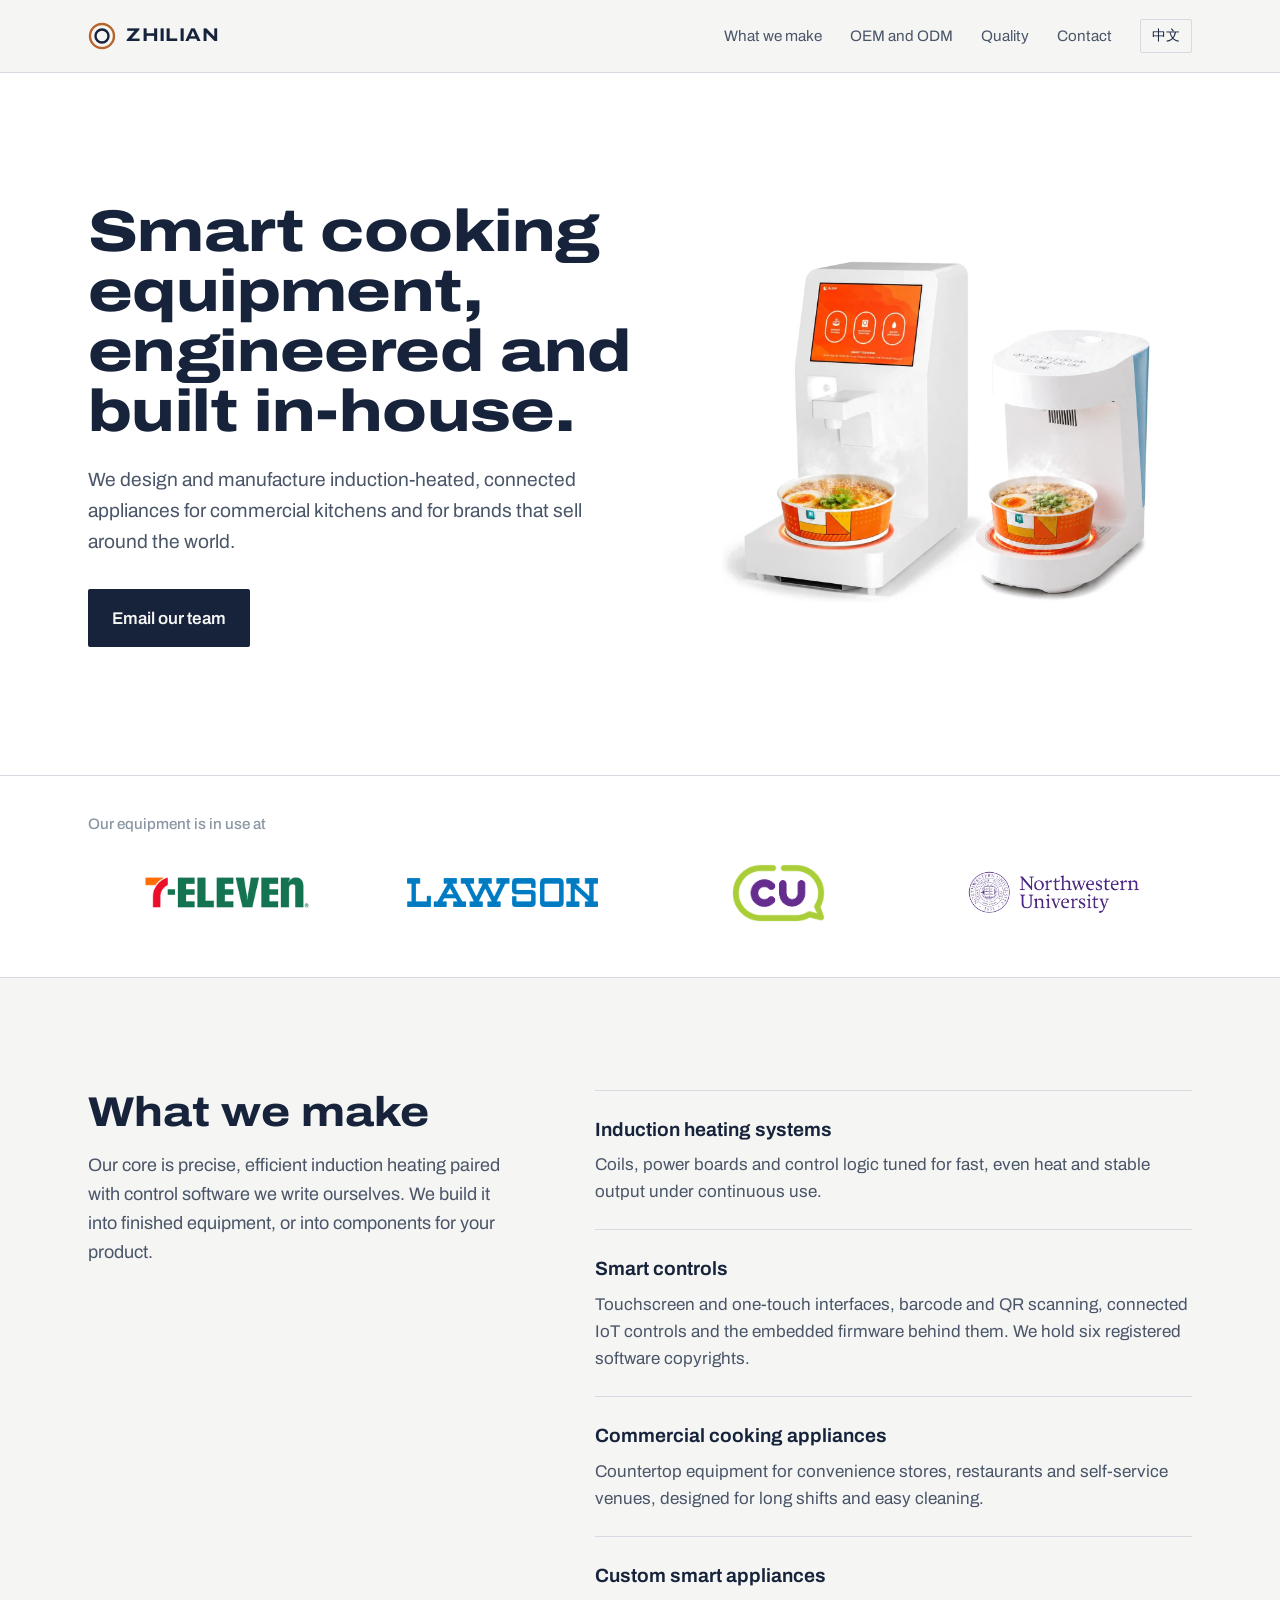
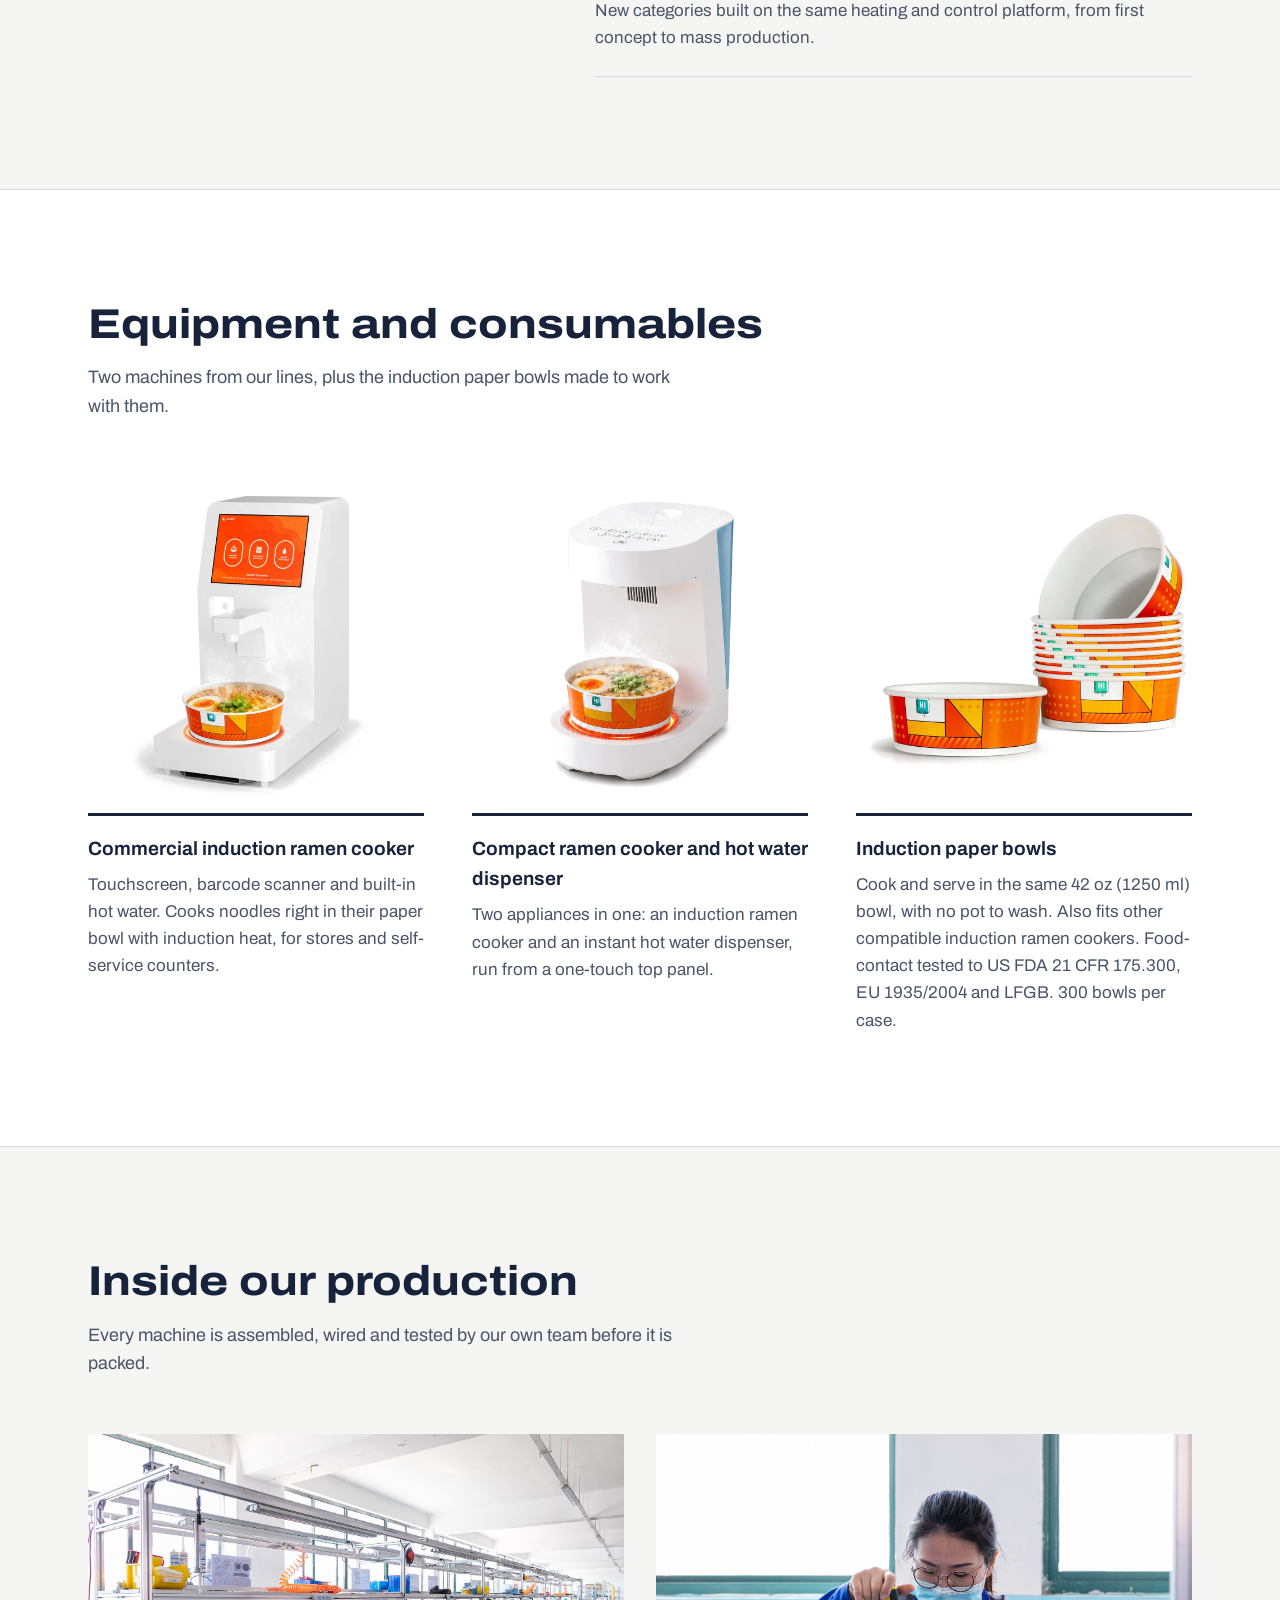
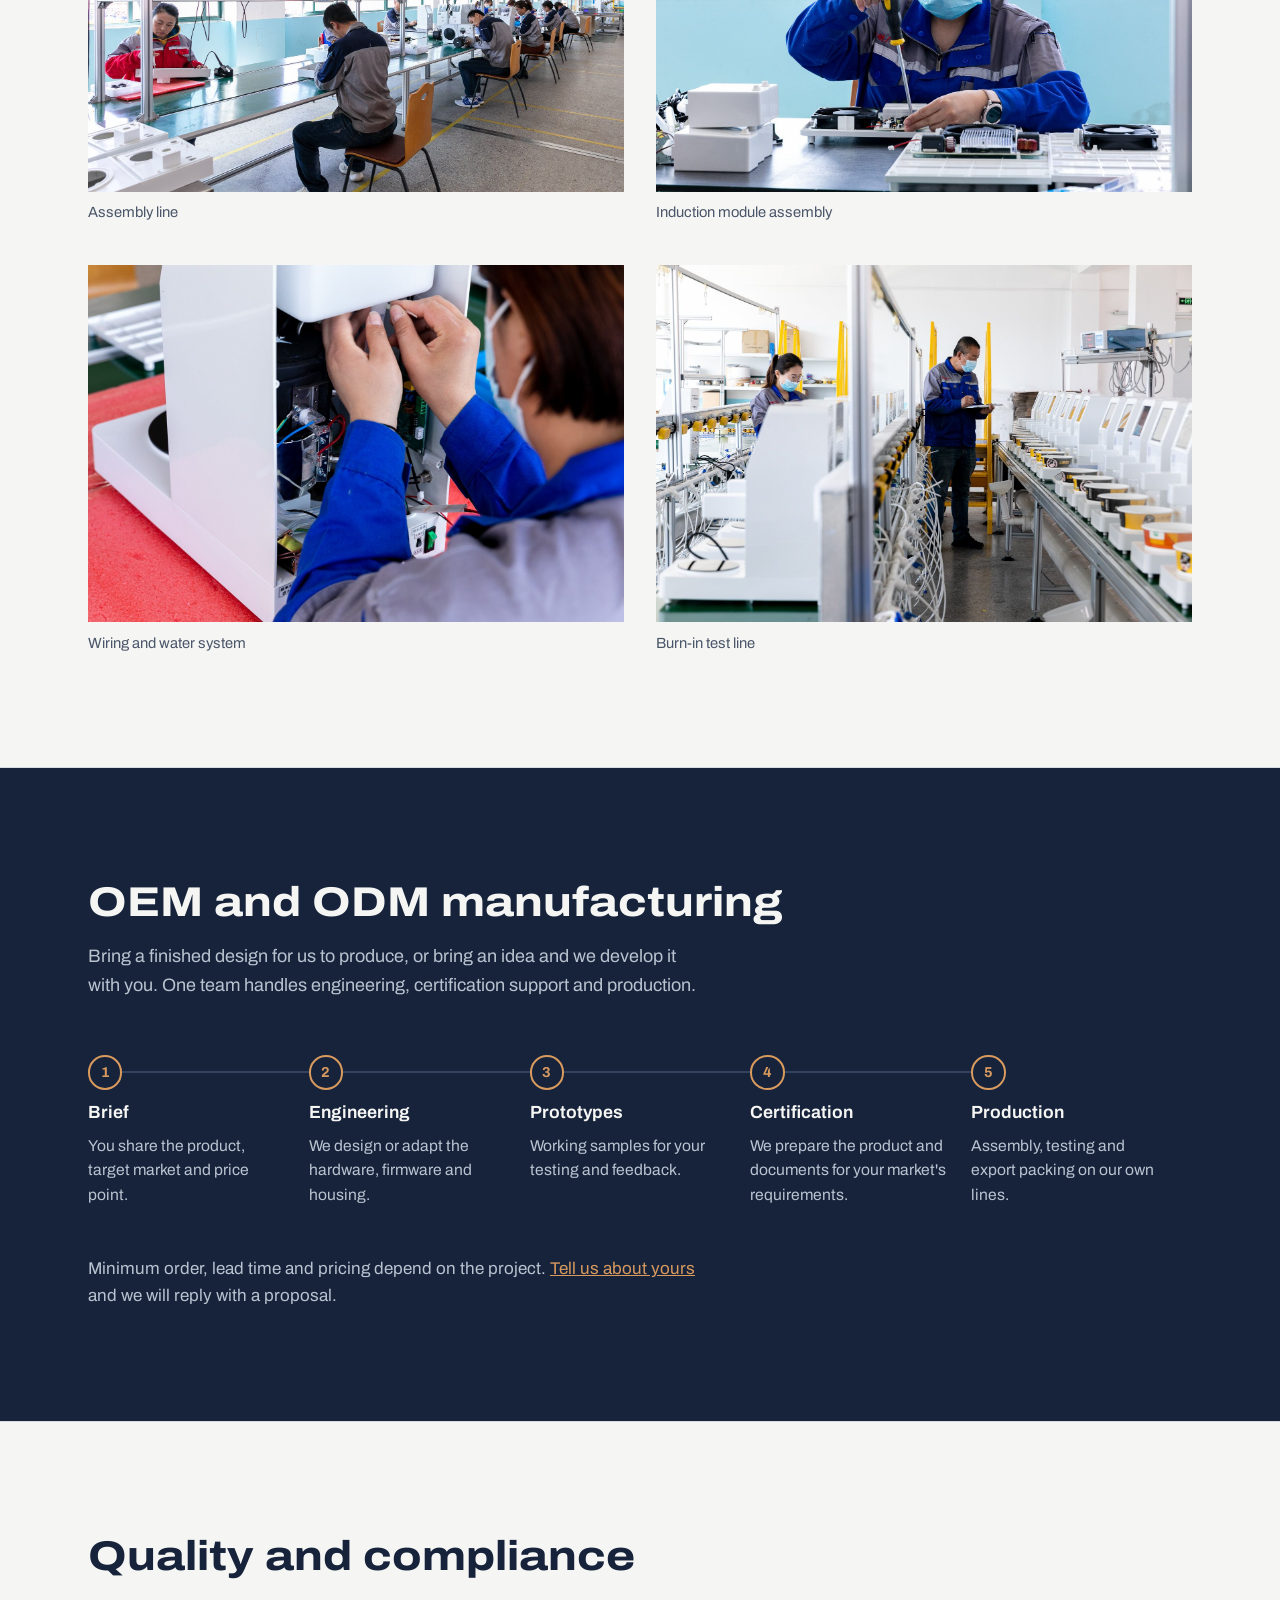
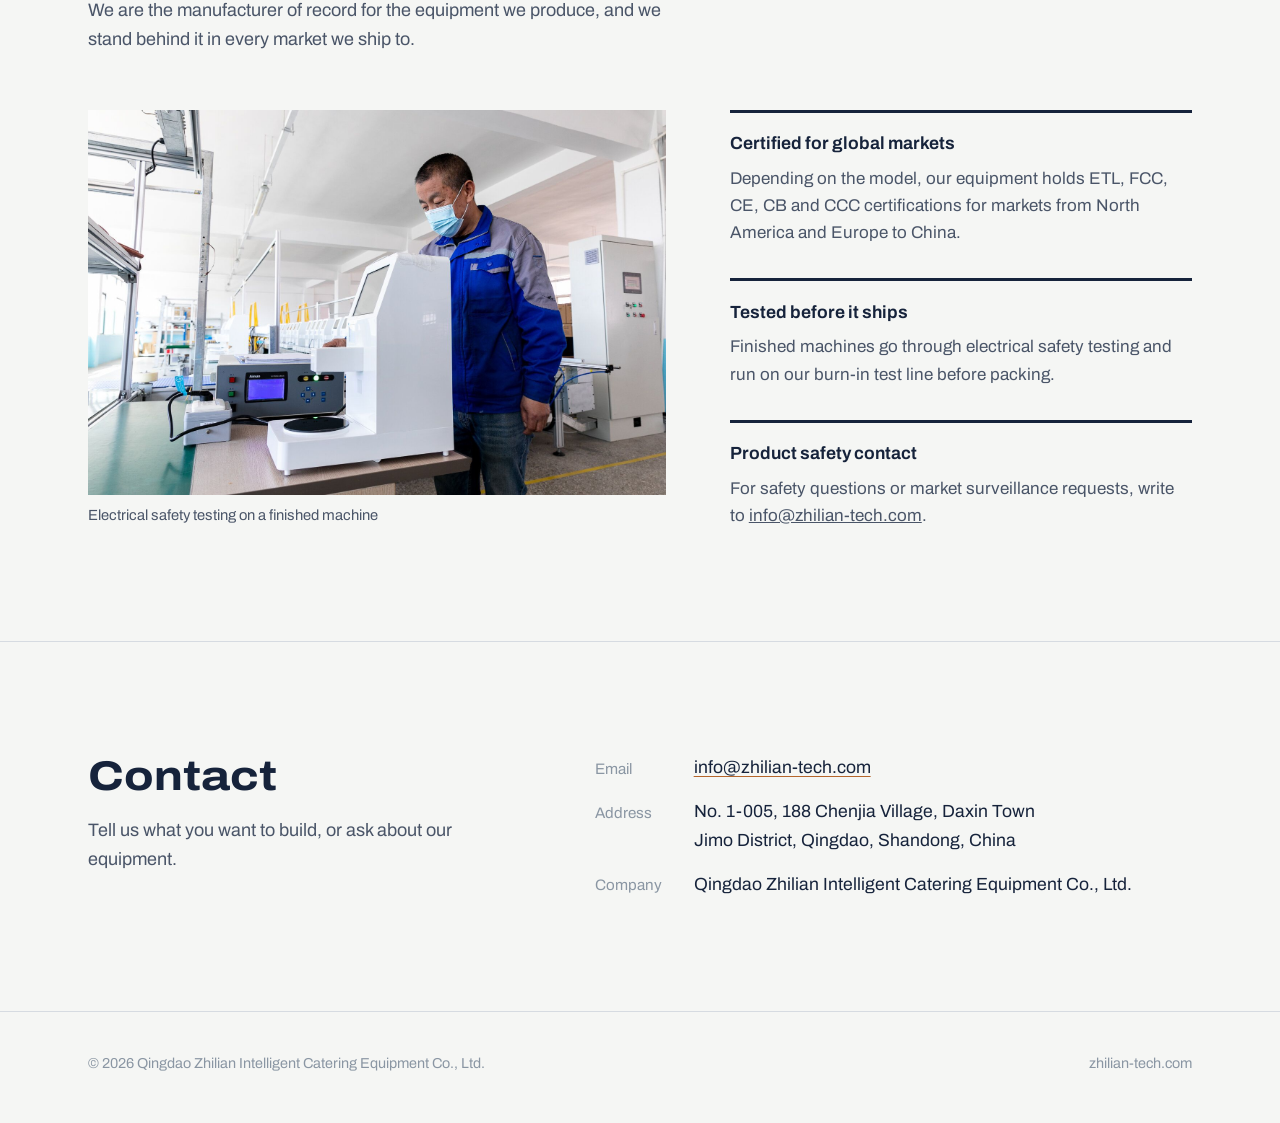
<file: index.html>
<!DOCTYPE html>
<html lang="en">
<head>
<meta charset="utf-8">
<meta name="viewport" content="width=device-width, initial-scale=1">
<title>Zhilian | Smart cooking equipment manufacturer, OEM and ODM</title>
<meta name="description" content="Zhilian designs and manufactures induction-heated, connected cooking equipment, with OEM and ODM production for brands worldwide.">
<link rel="alternate" hreflang="en" href="https://zhilian-tech.com/">
<link rel="alternate" hreflang="zh-CN" href="https://zhilian-tech.com/zh/">
<link rel="alternate" hreflang="x-default" href="https://zhilian-tech.com/">
<link rel="icon" href="assets/favicon.svg" type="image/svg+xml">
<link rel="preload" href="assets/archivo-latin-wdth-normal.woff2" as="font" type="font/woff2" crossorigin>
<style>
@font-face{
  font-family:"Archivo";
  src:url("assets/archivo-latin-wdth-normal.woff2") format("woff2");
  font-weight:100 900; font-stretch:62% 125%; font-display:swap;
}
:root{
  --paper:#F5F6F4;
  --ink:#16233B;
  --ink-soft:#4A5568;
  --steel:#8A96A3;
  --line:#D6DBE1;
  --copper:#B5652B;
  --copper-light:#D99A5E;
  --measure:38rem;
}
*{box-sizing:border-box}
html{-webkit-text-size-adjust:100%}
body{
  margin:0; background:var(--paper); color:var(--ink);
  font-family:"Archivo",system-ui,sans-serif; font-size:1.0625rem; line-height:1.6;
  font-stretch:100%;
}
a{color:inherit}
a:focus-visible,button:focus-visible{outline:3px solid var(--copper); outline-offset:3px}
.wrap{max-width:72rem; margin:0 auto; padding:0 1.5rem}

/* header */
.site-head{border-bottom:1px solid var(--line)}
.site-head .wrap{display:flex; align-items:center; justify-content:space-between; gap:1rem; min-height:4.5rem}
.mark{display:flex; align-items:center; gap:.65rem; text-decoration:none; font-weight:700; font-stretch:118%; font-size:1.15rem; letter-spacing:.02em}
.mark svg{width:28px; height:28px}
.nav{display:flex; gap:1.75rem; font-size:.95rem}
.nav a{text-decoration:none; color:var(--ink-soft)}
.nav a:hover{color:var(--ink)}
@media (max-width:720px){ .nav{display:none} }

/* hero */
.hero{position:relative; overflow:hidden; border-bottom:1px solid var(--line)}
.hero .wrap{display:grid; grid-template-columns:minmax(0,1.1fr) minmax(0,1fr); align-items:center; gap:2rem; min-height:clamp(30rem,78vh,44rem); padding-top:3rem; padding-bottom:3rem}
.hero h1{
  margin:0 0 1.5rem; font-weight:800; font-stretch:122%;
  font-size:clamp(2.4rem,4.6vw,3.7rem); line-height:1.02; letter-spacing:-.01em;
}
.hero p{margin:0 0 2rem; max-width:31rem; font-size:1.2rem; color:var(--ink-soft)}
.btn{
  display:inline-block; padding:.95rem 1.5rem; background:var(--ink); color:var(--paper);
  text-decoration:none; font-weight:600; border-radius:2px;
}
.btn:hover{background:#0F1A2E}
.hero{background:#fff}
.hero-img{display:block; width:100%; max-width:40rem; height:auto; aspect-ratio:4/3; object-fit:contain; justify-self:end}
@media (max-width:820px){
  .hero .wrap{grid-template-columns:1fr; min-height:0; padding-top:2.5rem}
  .hero-img{order:-1; max-width:28rem; justify-self:center}
}

/* sections */
section.block{padding:clamp(4rem,9vw,7rem) 0; border-bottom:1px solid var(--line)}
h2{margin:0 0 1rem; font-weight:750; font-stretch:115%; font-size:clamp(1.8rem,3.4vw,2.6rem); line-height:1.1}
.lede{margin:0; max-width:var(--measure); color:var(--ink-soft); font-size:1.125rem}
.split{display:grid; grid-template-columns:minmax(0,1fr) minmax(0,1.4fr); gap:3rem 5rem}
@media (max-width:820px){ .split{grid-template-columns:1fr} }

/* what we make */
.areas{list-style:none; margin:0; padding:0}
.areas li{padding:1.5rem 0; border-top:1px solid var(--line)}
.areas li:last-child{border-bottom:1px solid var(--line)}
.areas h3{margin:0 0 .35rem; font-size:1.2rem; font-weight:650}
.areas p{margin:0; color:var(--ink-soft); max-width:var(--measure)}

/* process: a real sequence, so it is numbered */
.dark{background:var(--ink); color:var(--paper); border-bottom:0}
.dark .lede{color:#B9C3D0}
.steps{list-style:none; counter-reset:s; margin:3.5rem 0 0; padding:0; display:grid; grid-template-columns:repeat(5,minmax(0,1fr)); gap:0}
.steps li{counter-increment:s; position:relative; padding:2.75rem 1.5rem 0 0}
.steps li::before{
  content:counter(s); position:absolute; top:0; left:0; width:1.9rem; height:1.9rem; border-radius:50%;
  border:2px solid var(--copper-light); color:var(--copper-light); font-weight:700; font-size:.9rem;
  display:grid; place-items:center; background:var(--ink); z-index:1;
}
.steps li::after{content:""; position:absolute; top:.95rem; left:1.9rem; right:0; height:2px; background:#33425E}
.steps li:last-child::after{display:none}
.steps h3{margin:0 0 .4rem; font-size:1.1rem; font-weight:650}
.steps p{margin:0; color:#B9C3D0; font-size:.98rem; line-height:1.55}
.note{margin:3rem 0 0; color:#B9C3D0; max-width:var(--measure)}
.note a{color:var(--copper-light)}
@media (max-width:900px){
  .steps{grid-template-columns:1fr}
  .steps li{padding:0 0 2rem 3.25rem}
  .steps li::after{top:1.9rem; left:.9rem; right:auto; width:2px; height:calc(100% - 1.9rem)}
}

/* quality */
.facts{display:grid; grid-template-columns:repeat(3,minmax(0,1fr)); gap:2.5rem; margin-top:3rem}
.facts div{border-top:3px solid var(--ink); padding-top:1.1rem}
.facts h3{margin:0 0 .4rem; font-size:1.1rem; font-weight:650}
.facts p{margin:0; color:var(--ink-soft)}
@media (max-width:820px){ .facts{grid-template-columns:1fr; gap:2rem} }

/* photos: every frame matches its source ratio, so nothing is cropped */
.photo{margin:0}
.photo img{display:block; width:100%; height:auto; aspect-ratio:3/2; object-fit:cover; background:#E3E7EB}
.photo figcaption{margin-top:.6rem; font-size:.92rem; color:var(--ink-soft)}
.site .split{align-items:center}
.kv{margin:2rem 0 0; display:grid; grid-template-columns:max-content 1fr; gap:.7rem 1.5rem; max-width:var(--measure)}
.kv dt{color:var(--steel); font-size:.95rem}
.kv dd{margin:0}

/* products: white band so the white-background photos sit seamlessly */
.products-band{background:#fff}
.products{display:grid; grid-template-columns:repeat(3,minmax(0,1fr)); gap:3rem 3rem; margin-top:3rem}
.product{margin:0}
.product img{display:block; width:100%; height:auto; aspect-ratio:1/1; object-fit:contain; max-width:30rem; margin:0 auto}
.product figcaption{border-top:3px solid var(--ink); padding-top:1.1rem; margin-top:.5rem}
.product h3{margin:0 0 .4rem; font-size:1.2rem; font-weight:650}
.product p{margin:0; color:var(--ink-soft); max-width:var(--measure)}
@media (max-width:760px){ .products{grid-template-columns:1fr; gap:3.5rem} .product img{max-width:24rem} }

/* production gallery */
.gallery{display:grid; grid-template-columns:repeat(2,minmax(0,1fr)); gap:2.5rem 2rem; margin-top:3.5rem}
@media (max-width:720px){ .gallery{grid-template-columns:1fr; gap:2rem} }

.q-grid{display:grid; grid-template-columns:minmax(0,1.25fr) minmax(0,1fr); gap:3rem 4rem; margin-top:3.5rem; align-items:start}
.facts-stack{grid-template-columns:1fr; gap:2rem; margin-top:0}
@media (max-width:820px){ .q-grid{grid-template-columns:1fr} }

/* contact */
.contact dl{margin:0; display:grid; grid-template-columns:max-content 1fr; gap:1rem 2rem}
.contact dt{color:var(--steel); font-size:.95rem; padding-top:.15rem}
.contact dd{margin:0; font-size:1.1rem}
.contact dd a{text-decoration-color:var(--copper); text-underline-offset:3px}
.todo{background:#FFF3C4; padding:0 .25em; border-radius:2px}
@media (max-width:520px){ .contact dl{grid-template-columns:1fr; gap:.2rem} .contact dd{margin-bottom:1rem} }

.site-foot{padding:2.5rem 0 3rem; color:var(--steel); font-size:.9rem}
.site-foot .wrap{display:flex; flex-wrap:wrap; justify-content:space-between; gap:1rem}

.head-right{display:flex; align-items:center; gap:1.75rem}
.lang{font-size:.9rem; text-decoration:none; border:1px solid var(--line); padding:.3rem .7rem; border-radius:2px; color:var(--ink)}
.lang:hover{border-color:var(--ink)}
html[lang="zh-CN"] body{font-family:"Archivo","PingFang SC","Hiragino Sans GB","Noto Sans SC","Noto Sans CJK SC","Source Han Sans SC","Microsoft YaHei",sans-serif; line-height:1.75}
html[lang="zh-CN"] .hero h1{font-stretch:100%; letter-spacing:.01em; line-height:1.18}
html[lang="zh-CN"] h2{font-stretch:100%; letter-spacing:.02em}


/* clients */
.clients{background:#fff; border-bottom:1px solid var(--line); padding:2.5rem 0 3rem}
.clients-h{font-size:.95rem; font-weight:500; color:var(--steel); margin:0 0 1.5rem; font-stretch:100%; letter-spacing:0}
.client-list{list-style:none; margin:0; padding:0; display:grid; grid-template-columns:repeat(4,minmax(0,1fr)); align-items:center}
.client-list li{display:flex; align-items:center; justify-content:center; min-height:4.5rem; padding:0 1rem}
.client-list img{display:block; width:var(--w); height:auto; max-width:100%}
@media (max-width:900px){
  .client-list{grid-template-columns:repeat(2,minmax(0,1fr)); row-gap:1.25rem}
  .client-list img{width:calc(var(--w) * .82)}
}
html[lang="zh-CN"] .mark{font-stretch:100%; letter-spacing:.06em}
</style>
</head>
<body>

<header class="site-head">
  <div class="wrap">
    <a class="mark" href="#top" aria-label="Zhilian home">
      <svg viewBox="0 0 28 28" aria-hidden="true"><circle cx="14" cy="14" r="12" fill="none" stroke="#B5652B" stroke-width="2.4"/><circle cx="14" cy="14" r="6.5" fill="none" stroke="#16233B" stroke-width="2.4"/></svg>
      ZHILIAN
    </a>
    <div class="head-right">
      <nav class="nav" aria-label="Main">
        <a href="#make">What we make</a>
        <a href="#oem">OEM and ODM</a>
        <a href="#quality">Quality</a>
        <a href="#contact">Contact</a>
      </nav>
      <a class="lang" href="zh/" hreflang="zh-CN" lang="zh-CN">中文</a>
    </div>
  </div>
</header>

<main id="top">
  <section class="hero">
    <div class="wrap">
      <div>
        <h1>Smart cooking equipment, engineered and built in-house.</h1>
        <p>We design and manufacture induction-heated, connected appliances for commercial kitchens and for brands that sell around the world.</p>
        <a class="btn" href="mailto:info@zhilian-tech.com?subject=Project%20inquiry">Email our team</a>
      </div>
      <img class="hero-img" src="assets/img/hero-products.jpg" width="1600" height="1200" alt="Two white countertop ramen cookers, each with a bowl of noodles on its induction plate">
    </div>
  </section>

  <section class="clients" aria-labelledby="clients-h">
    <div class="wrap">
      <h2 id="clients-h" class="clients-h">Our equipment is in use at</h2>
      <ul class="client-list">
        <li><img src="assets/img/clients/7-eleven.png" width="456" height="91" alt="7-Eleven" style="--w:165px"></li>
        <li><img src="assets/img/clients/lawson.png" width="600" height="91" alt="Lawson" style="--w:191px"></li>
        <li><img src="assets/img/clients/cu.png" width="458" height="286" alt="CU" style="--w:93px"></li>
        <li><img src="assets/img/clients/northwestern.png" width="600" height="149" alt="Northwestern University" style="--w:172px"></li>
      </ul>
    </div>
  </section>

  <section class="block" id="make">
    <div class="wrap split">
      <div>
        <h2>What we make</h2>
        <p class="lede">Our core is precise, efficient induction heating paired with control software we write ourselves. We build it into finished equipment, or into components for your product.</p>
      </div>
      <ul class="areas">
        <li><h3>Induction heating systems</h3><p>Coils, power boards and control logic tuned for fast, even heat and stable output under continuous use.</p></li>
        <li><h3>Smart controls</h3><p>Touchscreen and one-touch interfaces, barcode and QR scanning, connected IoT controls and the embedded firmware behind them. We hold six registered software copyrights.</p></li>
        <li><h3>Commercial cooking appliances</h3><p>Countertop equipment for convenience stores, restaurants and self-service venues, designed for long shifts and easy cleaning.</p></li>
        <li><h3>Custom smart appliances</h3><p>New categories built on the same heating and control platform, from first concept to mass production.</p></li>
      </ul>
    </div>
  </section>

  <section class="block products-band" id="equipment">
    <div class="wrap">
      <h2>Equipment and consumables</h2>
      <p class="lede">Two machines from our lines, plus the induction paper bowls made to work with them.</p>
      <div class="products">
        <figure class="product">
          <img src="assets/img/pro.jpg" width="1200" height="1200" loading="lazy" alt="White countertop ramen cooker with a touchscreen, hot water spout and a bowl of noodles on its induction plate">
          <figcaption><h3>Commercial induction ramen cooker</h3><p>Touchscreen, barcode scanner and built-in hot water. Cooks noodles right in their paper bowl with induction heat, for stores and self-service counters.</p></figcaption>
        </figure>
        <figure class="product">
          <img src="assets/img/studio.jpg" width="1200" height="1200" loading="lazy" alt="Compact white ramen cooker with a top control panel, blue water tank and a bowl of noodles on its induction plate">
          <figcaption><h3>Compact ramen cooker and hot water dispenser</h3><p>Two appliances in one: an induction ramen cooker and an instant hot water dispenser, run from a one-touch top panel.</p></figcaption>
        </figure>
        <figure class="product">
          <img src="assets/img/bowls.jpg" width="1200" height="1200" loading="lazy" alt="Stack of orange patterned paper bowls with one bowl in front">
          <figcaption><h3>Induction paper bowls</h3><p>Cook and serve in the same 42 oz (1250 ml) bowl, with no pot to wash. Also fits other compatible induction ramen cookers. Food-contact tested to US FDA 21 CFR 175.300, EU 1935/2004 and LFGB. 300 bowls per case.</p></figcaption>
        </figure>
      </div>
    </div>
  </section>

  <section class="block" id="production">
    <div class="wrap">
      <h2>Inside our production</h2>
      <p class="lede">Every machine is assembled, wired and tested by our own team before it is packed.</p>
      <div class="gallery">
        <figure class="photo"><img src="assets/img/assembly-line.jpg" width="1600" height="1067" loading="lazy" alt="Workers seated along a long assembly line building white appliance housings"><figcaption>Assembly line</figcaption></figure>
        <figure class="photo"><img src="assets/img/coil-assembly.jpg" width="1600" height="1067" loading="lazy" alt="Technician fitting an induction coil and cooling fan onto a power board"><figcaption>Induction module assembly</figcaption></figure>
        <figure class="photo"><img src="assets/img/internal-wiring.jpg" width="1600" height="1067" loading="lazy" alt="Technician connecting wiring and water lines inside an open machine"><figcaption>Wiring and water system</figcaption></figure>
        <figure class="photo"><img src="assets/img/aging-test-line.jpg" width="1600" height="1067" loading="lazy" alt="Rows of finished machines on a burn-in test line with an inspector holding a checklist"><figcaption>Burn-in test line</figcaption></figure>
      </div>
    </div>
  </section>

  <section class="block dark" id="oem">
    <div class="wrap">
      <h2>OEM and ODM manufacturing</h2>
      <p class="lede">Bring a finished design for us to produce, or bring an idea and we develop it with you. One team handles engineering, certification support and production.</p>
      <ol class="steps">
        <li><h3>Brief</h3><p>You share the product, target market and price point.</p></li>
        <li><h3>Engineering</h3><p>We design or adapt the hardware, firmware and housing.</p></li>
        <li><h3>Prototypes</h3><p>Working samples for your testing and feedback.</p></li>
        <li><h3>Certification</h3><p>We prepare the product and documents for your market's requirements.</p></li>
        <li><h3>Production</h3><p>Assembly, testing and export packing on our own lines.</p></li>
      </ol>
      <p class="note">Minimum order, lead time and pricing depend on the project. <a href="mailto:info@zhilian-tech.com?subject=OEM%2FODM%20inquiry">Tell us about yours</a> and we will reply with a proposal.</p>
    </div>
  </section>

  <section class="block" id="quality">
    <div class="wrap">
      <h2>Quality and compliance</h2>
      <p class="lede">We are the manufacturer of record for the equipment we produce, and we stand behind it in every market we ship to.</p>
      <div class="q-grid">
        <figure class="photo">
          <img src="assets/img/safety-test.jpg" width="1600" height="1067" loading="lazy" alt="Technician running an electrical safety test on a finished machine">
          <figcaption>Electrical safety testing on a finished machine</figcaption>
        </figure>
        <div class="facts facts-stack">
          <div><h3>Certified for global markets</h3><p>Depending on the model, our equipment holds ETL, FCC, CE, CB and CCC certifications for markets from North America and Europe to China.</p></div>
          <div><h3>Tested before it ships</h3><p>Finished machines go through electrical safety testing and run on our burn-in test line before packing.</p></div>
          <div><h3>Product safety contact</h3><p>For safety questions or market surveillance requests, write to <a href="mailto:info@zhilian-tech.com">info@zhilian-tech.com</a>.</p></div>
        </div>
      </div>
    </div>
  </section>

  <section class="block contact" id="contact">
    <div class="wrap split">
      <div>
        <h2>Contact</h2>
        <p class="lede">Tell us what you want to build, or ask about our equipment.</p>
      </div>
      <dl>
        <dt>Email</dt><dd><a href="mailto:info@zhilian-tech.com">info@zhilian-tech.com</a></dd>
        <dt>Address</dt><dd>No. 1-005, 188 Chenjia Village, Daxin Town<br>Jimo District, Qingdao, Shandong, China</dd>
        <dt>Company</dt><dd>Qingdao Zhilian Intelligent Catering Equipment Co., Ltd.</dd>
      </dl>
    </div>
  </section>
</main>

<footer class="site-foot">
  <div class="wrap">
    <span>&copy; 2026 Qingdao Zhilian Intelligent Catering Equipment Co., Ltd.</span>
    <span>zhilian-tech.com</span>
  </div>
</footer>
</body>
</html>
</file>
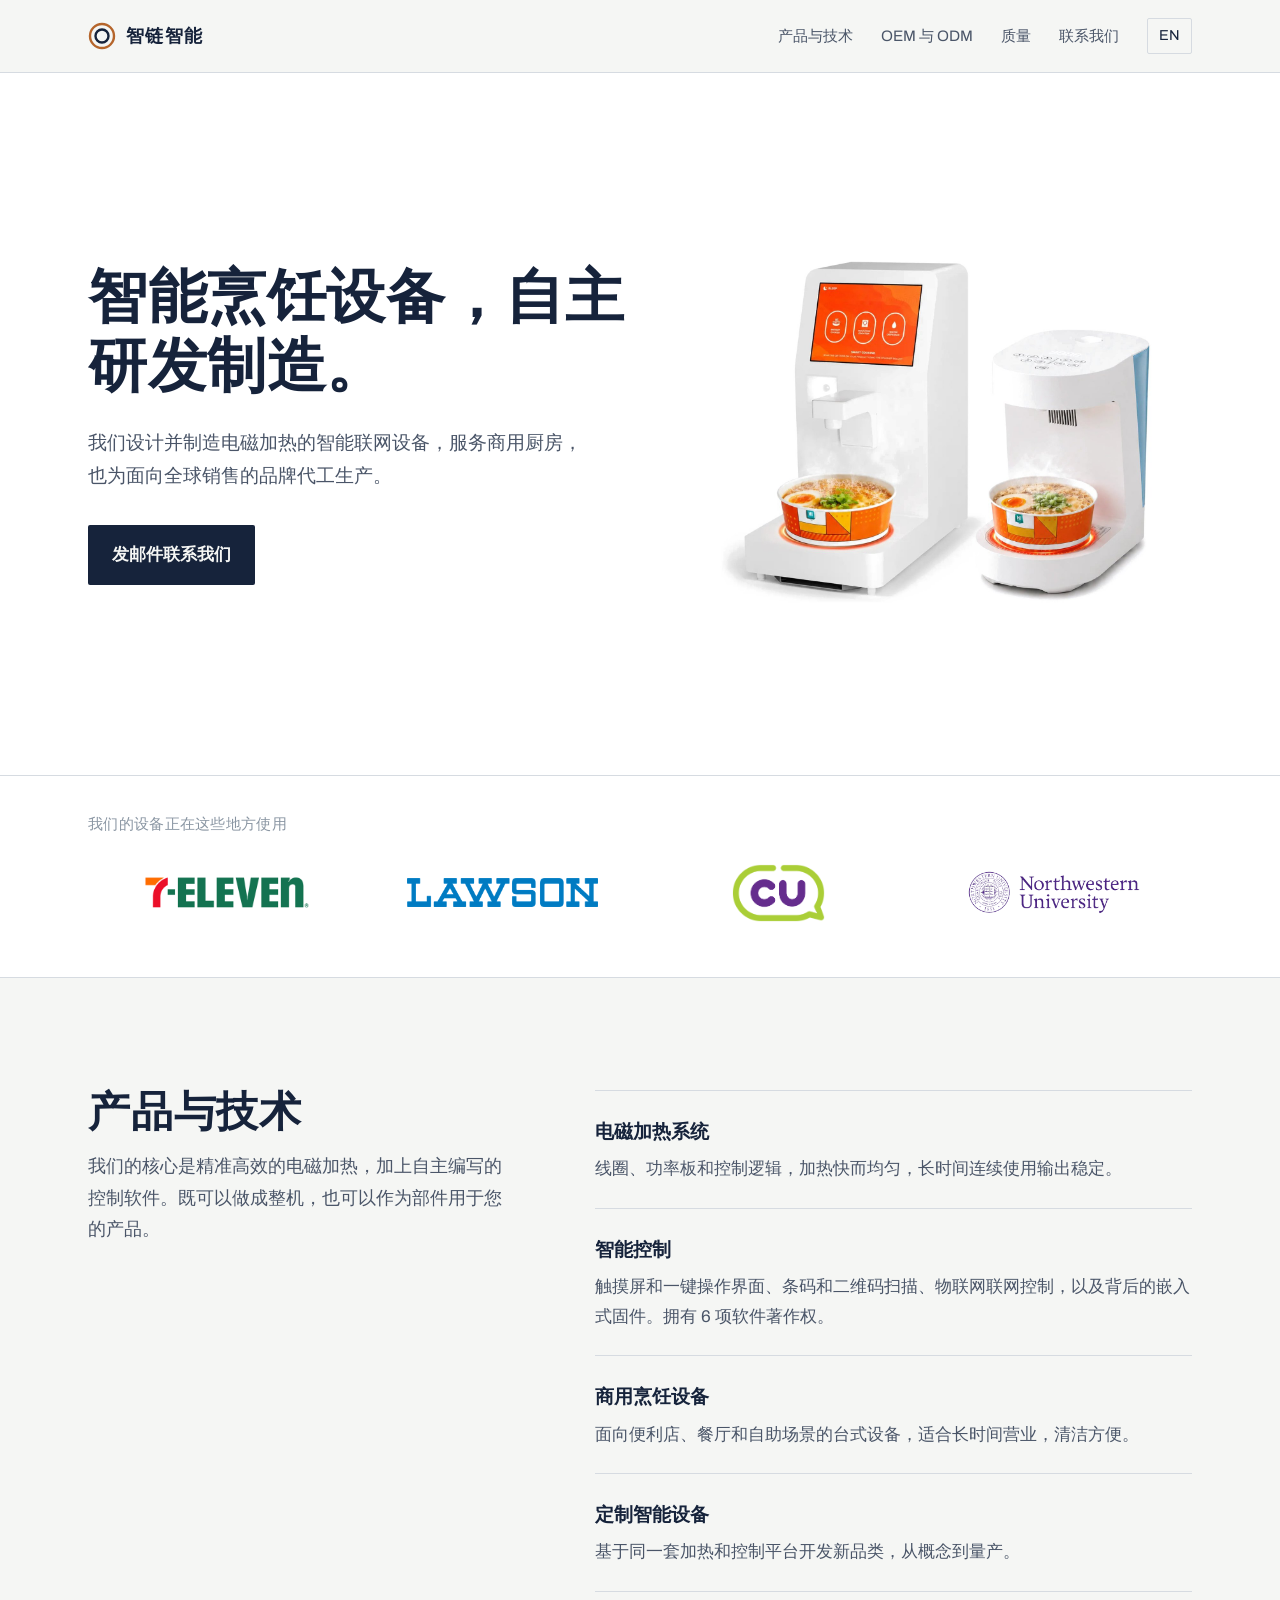
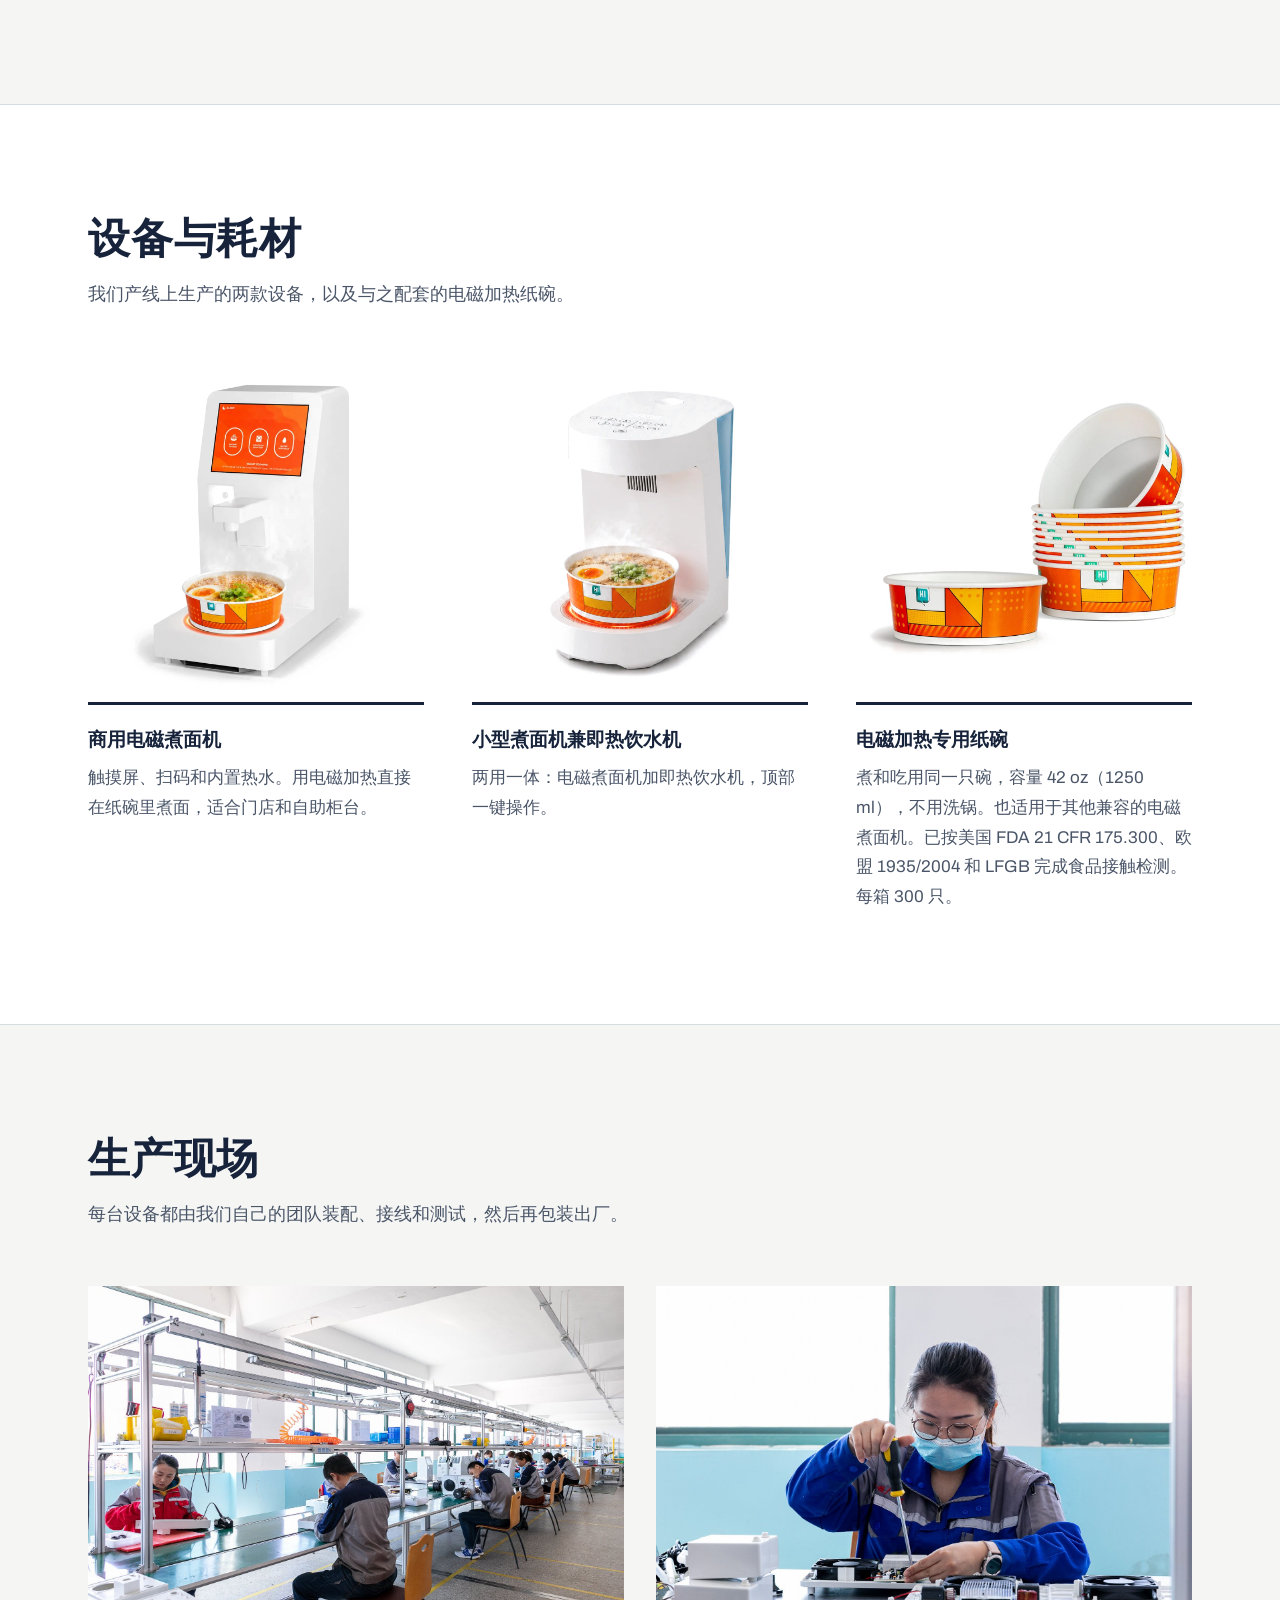
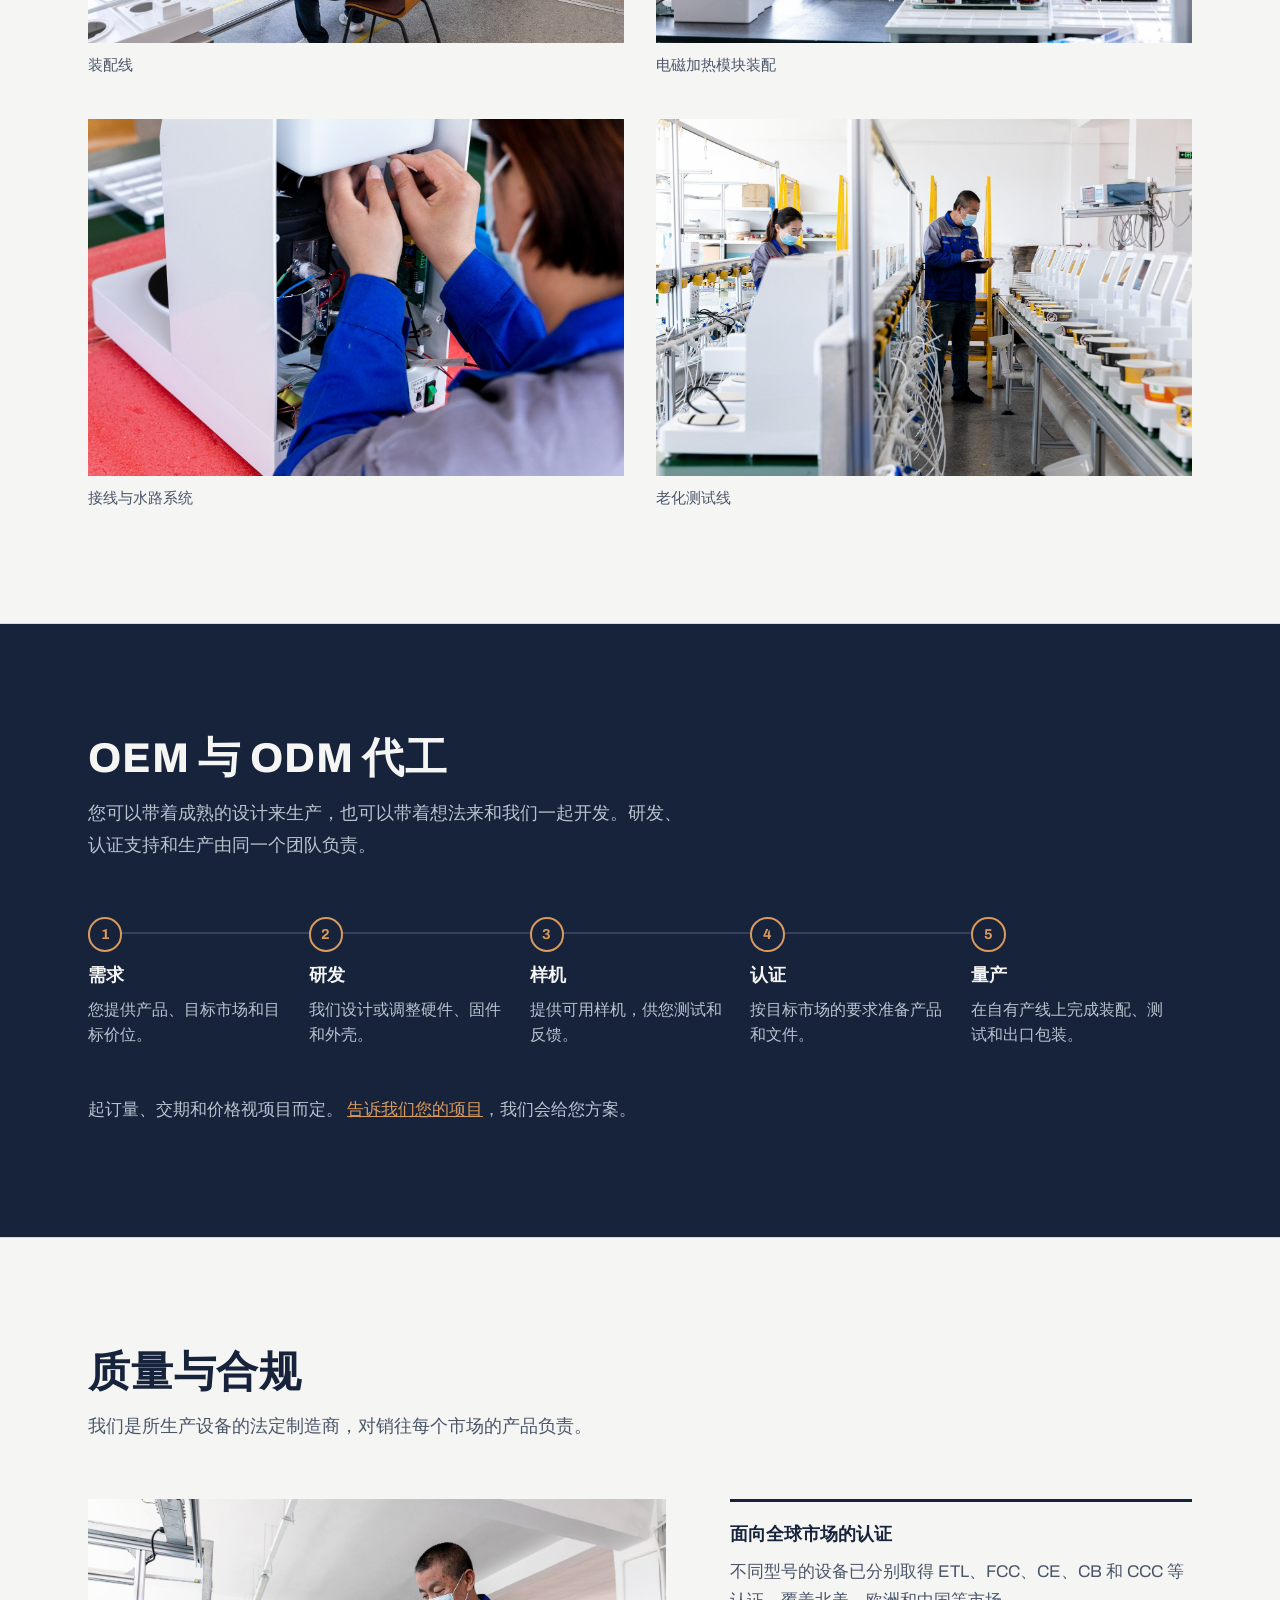
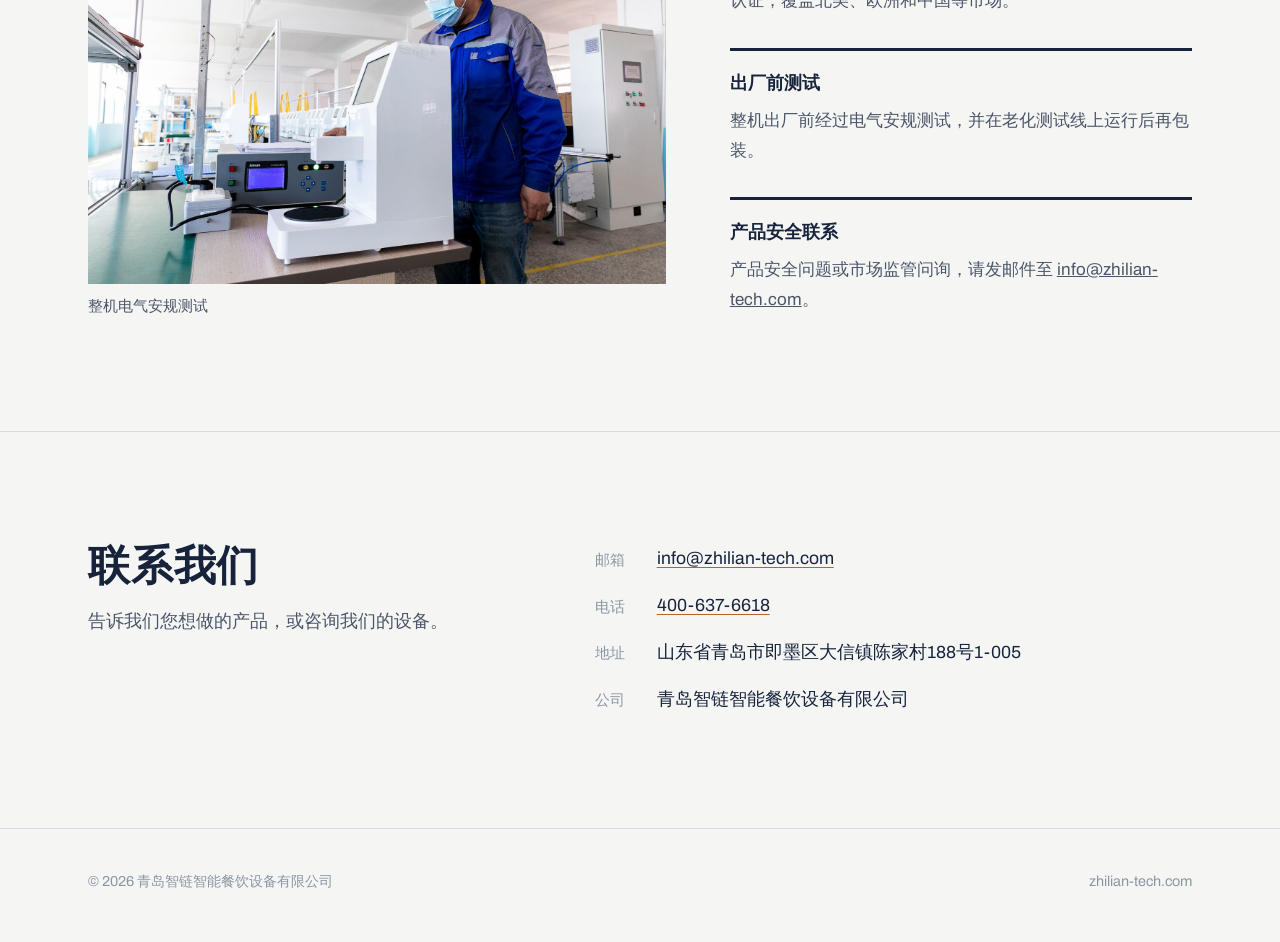
<file: zh/index.html>
<!DOCTYPE html>
<html lang="zh-CN">
<head>
<meta charset="utf-8">
<meta name="viewport" content="width=device-width, initial-scale=1">
<title>智链 | 智能烹饪设备制造，OEM 与 ODM</title>
<meta name="description" content="智链研发制造电磁加热的智能烹饪设备，为全球品牌提供 OEM 与 ODM 代工服务。">
<link rel="alternate" hreflang="en" href="https://zhilian-tech.com/">
<link rel="alternate" hreflang="zh-CN" href="https://zhilian-tech.com/zh/">
<link rel="alternate" hreflang="x-default" href="https://zhilian-tech.com/">
<link rel="icon" href="../assets/favicon.svg" type="image/svg+xml">
<link rel="preload" href="../assets/archivo-latin-wdth-normal.woff2" as="font" type="font/woff2" crossorigin>
<style>
@font-face{
  font-family:"Archivo";
  src:url("../assets/archivo-latin-wdth-normal.woff2") format("woff2");
  font-weight:100 900; font-stretch:62% 125%; font-display:swap;
}
:root{
  --paper:#F5F6F4;
  --ink:#16233B;
  --ink-soft:#4A5568;
  --steel:#8A96A3;
  --line:#D6DBE1;
  --copper:#B5652B;
  --copper-light:#D99A5E;
  --measure:38rem;
}
*{box-sizing:border-box}
html{-webkit-text-size-adjust:100%}
body{
  margin:0; background:var(--paper); color:var(--ink);
  font-family:"Archivo",system-ui,sans-serif; font-size:1.0625rem; line-height:1.6;
  font-stretch:100%;
}
a{color:inherit}
a:focus-visible,button:focus-visible{outline:3px solid var(--copper); outline-offset:3px}
.wrap{max-width:72rem; margin:0 auto; padding:0 1.5rem}

/* header */
.site-head{border-bottom:1px solid var(--line)}
.site-head .wrap{display:flex; align-items:center; justify-content:space-between; gap:1rem; min-height:4.5rem}
.mark{display:flex; align-items:center; gap:.65rem; text-decoration:none; font-weight:700; font-stretch:118%; font-size:1.15rem; letter-spacing:.02em}
.mark svg{width:28px; height:28px}
.nav{display:flex; gap:1.75rem; font-size:.95rem}
.nav a{text-decoration:none; color:var(--ink-soft)}
.nav a:hover{color:var(--ink)}
@media (max-width:720px){ .nav{display:none} }

/* hero */
.hero{position:relative; overflow:hidden; border-bottom:1px solid var(--line)}
.hero .wrap{display:grid; grid-template-columns:minmax(0,1.1fr) minmax(0,1fr); align-items:center; gap:2rem; min-height:clamp(30rem,78vh,44rem); padding-top:3rem; padding-bottom:3rem}
.hero h1{
  margin:0 0 1.5rem; font-weight:800; font-stretch:122%;
  font-size:clamp(2.4rem,4.6vw,3.7rem); line-height:1.02; letter-spacing:-.01em;
}
.hero p{margin:0 0 2rem; max-width:31rem; font-size:1.2rem; color:var(--ink-soft)}
.btn{
  display:inline-block; padding:.95rem 1.5rem; background:var(--ink); color:var(--paper);
  text-decoration:none; font-weight:600; border-radius:2px;
}
.btn:hover{background:#0F1A2E}
.hero{background:#fff}
.hero-img{display:block; width:100%; max-width:40rem; height:auto; aspect-ratio:4/3; object-fit:contain; justify-self:end}
@media (max-width:820px){
  .hero .wrap{grid-template-columns:1fr; min-height:0; padding-top:2.5rem}
  .hero-img{order:-1; max-width:28rem; justify-self:center}
}

/* sections */
section.block{padding:clamp(4rem,9vw,7rem) 0; border-bottom:1px solid var(--line)}
h2{margin:0 0 1rem; font-weight:750; font-stretch:115%; font-size:clamp(1.8rem,3.4vw,2.6rem); line-height:1.1}
.lede{margin:0; max-width:var(--measure); color:var(--ink-soft); font-size:1.125rem}
.split{display:grid; grid-template-columns:minmax(0,1fr) minmax(0,1.4fr); gap:3rem 5rem}
@media (max-width:820px){ .split{grid-template-columns:1fr} }

/* what we make */
.areas{list-style:none; margin:0; padding:0}
.areas li{padding:1.5rem 0; border-top:1px solid var(--line)}
.areas li:last-child{border-bottom:1px solid var(--line)}
.areas h3{margin:0 0 .35rem; font-size:1.2rem; font-weight:650}
.areas p{margin:0; color:var(--ink-soft); max-width:var(--measure)}

/* process: a real sequence, so it is numbered */
.dark{background:var(--ink); color:var(--paper); border-bottom:0}
.dark .lede{color:#B9C3D0}
.steps{list-style:none; counter-reset:s; margin:3.5rem 0 0; padding:0; display:grid; grid-template-columns:repeat(5,minmax(0,1fr)); gap:0}
.steps li{counter-increment:s; position:relative; padding:2.75rem 1.5rem 0 0}
.steps li::before{
  content:counter(s); position:absolute; top:0; left:0; width:1.9rem; height:1.9rem; border-radius:50%;
  border:2px solid var(--copper-light); color:var(--copper-light); font-weight:700; font-size:.9rem;
  display:grid; place-items:center; background:var(--ink); z-index:1;
}
.steps li::after{content:""; position:absolute; top:.95rem; left:1.9rem; right:0; height:2px; background:#33425E}
.steps li:last-child::after{display:none}
.steps h3{margin:0 0 .4rem; font-size:1.1rem; font-weight:650}
.steps p{margin:0; color:#B9C3D0; font-size:.98rem; line-height:1.55}
.note{margin:3rem 0 0; color:#B9C3D0; max-width:var(--measure)}
.note a{color:var(--copper-light)}
@media (max-width:900px){
  .steps{grid-template-columns:1fr}
  .steps li{padding:0 0 2rem 3.25rem}
  .steps li::after{top:1.9rem; left:.9rem; right:auto; width:2px; height:calc(100% - 1.9rem)}
}

/* quality */
.facts{display:grid; grid-template-columns:repeat(3,minmax(0,1fr)); gap:2.5rem; margin-top:3rem}
.facts div{border-top:3px solid var(--ink); padding-top:1.1rem}
.facts h3{margin:0 0 .4rem; font-size:1.1rem; font-weight:650}
.facts p{margin:0; color:var(--ink-soft)}
@media (max-width:820px){ .facts{grid-template-columns:1fr; gap:2rem} }

/* photos: every frame matches its source ratio, so nothing is cropped */
.photo{margin:0}
.photo img{display:block; width:100%; height:auto; aspect-ratio:3/2; object-fit:cover; background:#E3E7EB}
.photo figcaption{margin-top:.6rem; font-size:.92rem; color:var(--ink-soft)}
.site .split{align-items:center}
.kv{margin:2rem 0 0; display:grid; grid-template-columns:max-content 1fr; gap:.7rem 1.5rem; max-width:var(--measure)}
.kv dt{color:var(--steel); font-size:.95rem}
.kv dd{margin:0}

/* products: white band so the white-background photos sit seamlessly */
.products-band{background:#fff}
.products{display:grid; grid-template-columns:repeat(3,minmax(0,1fr)); gap:3rem 3rem; margin-top:3rem}
.product{margin:0}
.product img{display:block; width:100%; height:auto; aspect-ratio:1/1; object-fit:contain; max-width:30rem; margin:0 auto}
.product figcaption{border-top:3px solid var(--ink); padding-top:1.1rem; margin-top:.5rem}
.product h3{margin:0 0 .4rem; font-size:1.2rem; font-weight:650}
.product p{margin:0; color:var(--ink-soft); max-width:var(--measure)}
@media (max-width:760px){ .products{grid-template-columns:1fr; gap:3.5rem} .product img{max-width:24rem} }

/* production gallery */
.gallery{display:grid; grid-template-columns:repeat(2,minmax(0,1fr)); gap:2.5rem 2rem; margin-top:3.5rem}
@media (max-width:720px){ .gallery{grid-template-columns:1fr; gap:2rem} }

.q-grid{display:grid; grid-template-columns:minmax(0,1.25fr) minmax(0,1fr); gap:3rem 4rem; margin-top:3.5rem; align-items:start}
.facts-stack{grid-template-columns:1fr; gap:2rem; margin-top:0}
@media (max-width:820px){ .q-grid{grid-template-columns:1fr} }

/* contact */
.contact dl{margin:0; display:grid; grid-template-columns:max-content 1fr; gap:1rem 2rem}
.contact dt{color:var(--steel); font-size:.95rem; padding-top:.15rem}
.contact dd{margin:0; font-size:1.1rem}
.contact dd a{text-decoration-color:var(--copper); text-underline-offset:3px}
.todo{background:#FFF3C4; padding:0 .25em; border-radius:2px}
@media (max-width:520px){ .contact dl{grid-template-columns:1fr; gap:.2rem} .contact dd{margin-bottom:1rem} }

.site-foot{padding:2.5rem 0 3rem; color:var(--steel); font-size:.9rem}
.site-foot .wrap{display:flex; flex-wrap:wrap; justify-content:space-between; gap:1rem}

.head-right{display:flex; align-items:center; gap:1.75rem}
.lang{font-size:.9rem; text-decoration:none; border:1px solid var(--line); padding:.3rem .7rem; border-radius:2px; color:var(--ink)}
.lang:hover{border-color:var(--ink)}
html[lang="zh-CN"] body{font-family:"Archivo","PingFang SC","Hiragino Sans GB","Noto Sans SC","Noto Sans CJK SC","Source Han Sans SC","Microsoft YaHei",sans-serif; line-height:1.75}
html[lang="zh-CN"] .hero h1{font-stretch:100%; letter-spacing:.01em; line-height:1.18}
html[lang="zh-CN"] h2{font-stretch:100%; letter-spacing:.02em}


/* clients */
.clients{background:#fff; border-bottom:1px solid var(--line); padding:2.5rem 0 3rem}
.clients-h{font-size:.95rem; font-weight:500; color:var(--steel); margin:0 0 1.5rem; font-stretch:100%; letter-spacing:0}
.client-list{list-style:none; margin:0; padding:0; display:grid; grid-template-columns:repeat(4,minmax(0,1fr)); align-items:center}
.client-list li{display:flex; align-items:center; justify-content:center; min-height:4.5rem; padding:0 1rem}
.client-list img{display:block; width:var(--w); height:auto; max-width:100%}
@media (max-width:900px){
  .client-list{grid-template-columns:repeat(2,minmax(0,1fr)); row-gap:1.25rem}
  .client-list img{width:calc(var(--w) * .82)}
}
html[lang="zh-CN"] .mark{font-stretch:100%; letter-spacing:.06em}
</style>
</head>
<body>

<header class="site-head">
  <div class="wrap">
    <a class="mark" href="#top" aria-label="智链智能首页">
      <svg viewBox="0 0 28 28" aria-hidden="true"><circle cx="14" cy="14" r="12" fill="none" stroke="#B5652B" stroke-width="2.4"/><circle cx="14" cy="14" r="6.5" fill="none" stroke="#16233B" stroke-width="2.4"/></svg>
      智链智能
    </a>
    <div class="head-right">
      <nav class="nav" aria-label="主导航">
        <a href="#make">产品与技术</a>
        <a href="#oem">OEM 与 ODM</a>
        <a href="#quality">质量</a>
        <a href="#contact">联系我们</a>
      </nav>
      <a class="lang" href="../" hreflang="en" lang="en">EN</a>
    </div>
  </div>
</header>

<main id="top">
  <section class="hero">
    <div class="wrap">
      <div>
        <h1>智能烹饪设备，自主研发制造。</h1>
        <p>我们设计并制造电磁加热的智能联网设备，服务商用厨房，也为面向全球销售的品牌代工生产。</p>
        <a class="btn" href="mailto:info@zhilian-tech.com?subject=%E9%A1%B9%E7%9B%AE%E5%92%A8%E8%AF%A2">发邮件联系我们</a>
      </div>
      <img class="hero-img" src="../assets/img/hero-products.jpg" width="1600" height="1200" alt="两台白色台式煮面机，加热盘上各放着一碗面">
    </div>
  </section>

  <section class="clients" aria-labelledby="clients-h">
    <div class="wrap">
      <h2 id="clients-h" class="clients-h">我们的设备正在这些地方使用</h2>
      <ul class="client-list">
        <li><img src="../assets/img/clients/7-eleven.png" width="456" height="91" alt="7-Eleven" style="--w:165px"></li>
        <li><img src="../assets/img/clients/lawson.png" width="600" height="91" alt="Lawson" style="--w:191px"></li>
        <li><img src="../assets/img/clients/cu.png" width="458" height="286" alt="CU" style="--w:93px"></li>
        <li><img src="../assets/img/clients/northwestern.png" width="600" height="149" alt="Northwestern University" style="--w:172px"></li>
      </ul>
    </div>
  </section>

  <section class="block" id="make">
    <div class="wrap split">
      <div>
        <h2>产品与技术</h2>
        <p class="lede">我们的核心是精准高效的电磁加热，加上自主编写的控制软件。既可以做成整机，也可以作为部件用于您的产品。</p>
      </div>
      <ul class="areas">
        <li><h3>电磁加热系统</h3><p>线圈、功率板和控制逻辑，加热快而均匀，长时间连续使用输出稳定。</p></li>
        <li><h3>智能控制</h3><p>触摸屏和一键操作界面、条码和二维码扫描、物联网联网控制，以及背后的嵌入式固件。拥有 6 项软件著作权。</p></li>
        <li><h3>商用烹饪设备</h3><p>面向便利店、餐厅和自助场景的台式设备，适合长时间营业，清洁方便。</p></li>
        <li><h3>定制智能设备</h3><p>基于同一套加热和控制平台开发新品类，从概念到量产。</p></li>
      </ul>
    </div>
  </section>

  <section class="block products-band" id="equipment">
    <div class="wrap">
      <h2>设备与耗材</h2>
      <p class="lede">我们产线上生产的两款设备，以及与之配套的电磁加热纸碗。</p>
      <div class="products">
        <figure class="product">
          <img src="../assets/img/pro.jpg" width="1200" height="1200" loading="lazy" alt="白色台式煮面机，带触摸屏和出水口，加热盘上放着一碗面">
          <figcaption><h3>商用电磁煮面机</h3><p>触摸屏、扫码和内置热水。用电磁加热直接在纸碗里煮面，适合门店和自助柜台。</p></figcaption>
        </figure>
        <figure class="product">
          <img src="../assets/img/studio.jpg" width="1200" height="1200" loading="lazy" alt="小巧的白色煮面机，顶部是操作面板，侧面是蓝色水箱，加热盘上放着一碗面">
          <figcaption><h3>小型煮面机兼即热饮水机</h3><p>两用一体：电磁煮面机加即热饮水机，顶部一键操作。</p></figcaption>
        </figure>
        <figure class="product">
          <img src="../assets/img/bowls.jpg" width="1200" height="1200" loading="lazy" alt="一摞橙色图案纸碗，前面单独放着一只">
          <figcaption><h3>电磁加热专用纸碗</h3><p>煮和吃用同一只碗，容量 42 oz（1250 ml），不用洗锅。也适用于其他兼容的电磁煮面机。已按美国 FDA 21 CFR 175.300、欧盟 1935/2004 和 LFGB 完成食品接触检测。每箱 300 只。</p></figcaption>
        </figure>
      </div>
    </div>
  </section>

  <section class="block" id="production">
    <div class="wrap">
      <h2>生产现场</h2>
      <p class="lede">每台设备都由我们自己的团队装配、接线和测试，然后再包装出厂。</p>
      <div class="gallery">
        <figure class="photo"><img src="../assets/img/assembly-line.jpg" width="1600" height="1067" loading="lazy" alt="工人坐在长条装配线两侧组装白色机身"><figcaption>装配线</figcaption></figure>
        <figure class="photo"><img src="../assets/img/coil-assembly.jpg" width="1600" height="1067" loading="lazy" alt="技术人员在功率板上安装电磁线圈和散热风扇"><figcaption>电磁加热模块装配</figcaption></figure>
        <figure class="photo"><img src="../assets/img/internal-wiring.jpg" width="1600" height="1067" loading="lazy" alt="技术人员在打开的机身内部连接线路和水管"><figcaption>接线与水路系统</figcaption></figure>
        <figure class="photo"><img src="../assets/img/aging-test-line.jpg" width="1600" height="1067" loading="lazy" alt="老化测试线上成排的整机，质检员手持记录板巡检"><figcaption>老化测试线</figcaption></figure>
      </div>
    </div>
  </section>

  <section class="block dark" id="oem">
    <div class="wrap">
      <h2>OEM 与 ODM 代工</h2>
      <p class="lede">您可以带着成熟的设计来生产，也可以带着想法来和我们一起开发。研发、认证支持和生产由同一个团队负责。</p>
      <ol class="steps">
        <li><h3>需求</h3><p>您提供产品、目标市场和目标价位。</p></li>
        <li><h3>研发</h3><p>我们设计或调整硬件、固件和外壳。</p></li>
        <li><h3>样机</h3><p>提供可用样机，供您测试和反馈。</p></li>
        <li><h3>认证</h3><p>按目标市场的要求准备产品和文件。</p></li>
        <li><h3>量产</h3><p>在自有产线上完成装配、测试和出口包装。</p></li>
      </ol>
      <p class="note">起订量、交期和价格视项目而定。 <a href="mailto:info@zhilian-tech.com?subject=OEM%2FODM%20%E5%92%A8%E8%AF%A2">告诉我们您的项目</a>，我们会给您方案。</p>
    </div>
  </section>

  <section class="block" id="quality">
    <div class="wrap">
      <h2>质量与合规</h2>
      <p class="lede">我们是所生产设备的法定制造商，对销往每个市场的产品负责。</p>
      <div class="q-grid">
        <figure class="photo">
          <img src="../assets/img/safety-test.jpg" width="1600" height="1067" loading="lazy" alt="技术人员对整机进行电气安规测试">
          <figcaption>整机电气安规测试</figcaption>
        </figure>
        <div class="facts facts-stack">
          <div><h3>面向全球市场的认证</h3><p>不同型号的设备已分别取得 ETL、FCC、CE、CB 和 CCC 等认证，覆盖北美、欧洲和中国等市场。</p></div>
          <div><h3>出厂前测试</h3><p>整机出厂前经过电气安规测试，并在老化测试线上运行后再包装。</p></div>
          <div><h3>产品安全联系</h3><p>产品安全问题或市场监管问询，请发邮件至 <a href="mailto:info@zhilian-tech.com">info@zhilian-tech.com</a>。</p></div>
        </div>
      </div>
    </div>
  </section>

  <section class="block contact" id="contact">
    <div class="wrap split">
      <div>
        <h2>联系我们</h2>
        <p class="lede">告诉我们您想做的产品，或咨询我们的设备。</p>
      </div>
      <dl>
        <dt>邮箱</dt><dd><a href="mailto:info@zhilian-tech.com">info@zhilian-tech.com</a></dd>
        <dt>电话</dt><dd><a href="tel:4006376618">400-637-6618</a></dd>
        <dt>地址</dt><dd>山东省青岛市即墨区大信镇陈家村188号1-005</dd>
        <dt>公司</dt><dd>青岛智链智能餐饮设备有限公司</dd>
      </dl>
    </div>
  </section>
</main>

<footer class="site-foot">
  <div class="wrap">
    <span>&copy; 2026 青岛智链智能餐饮设备有限公司</span>
    <span>zhilian-tech.com</span>
  </div>
</footer>
</body>
</html>
</file>
